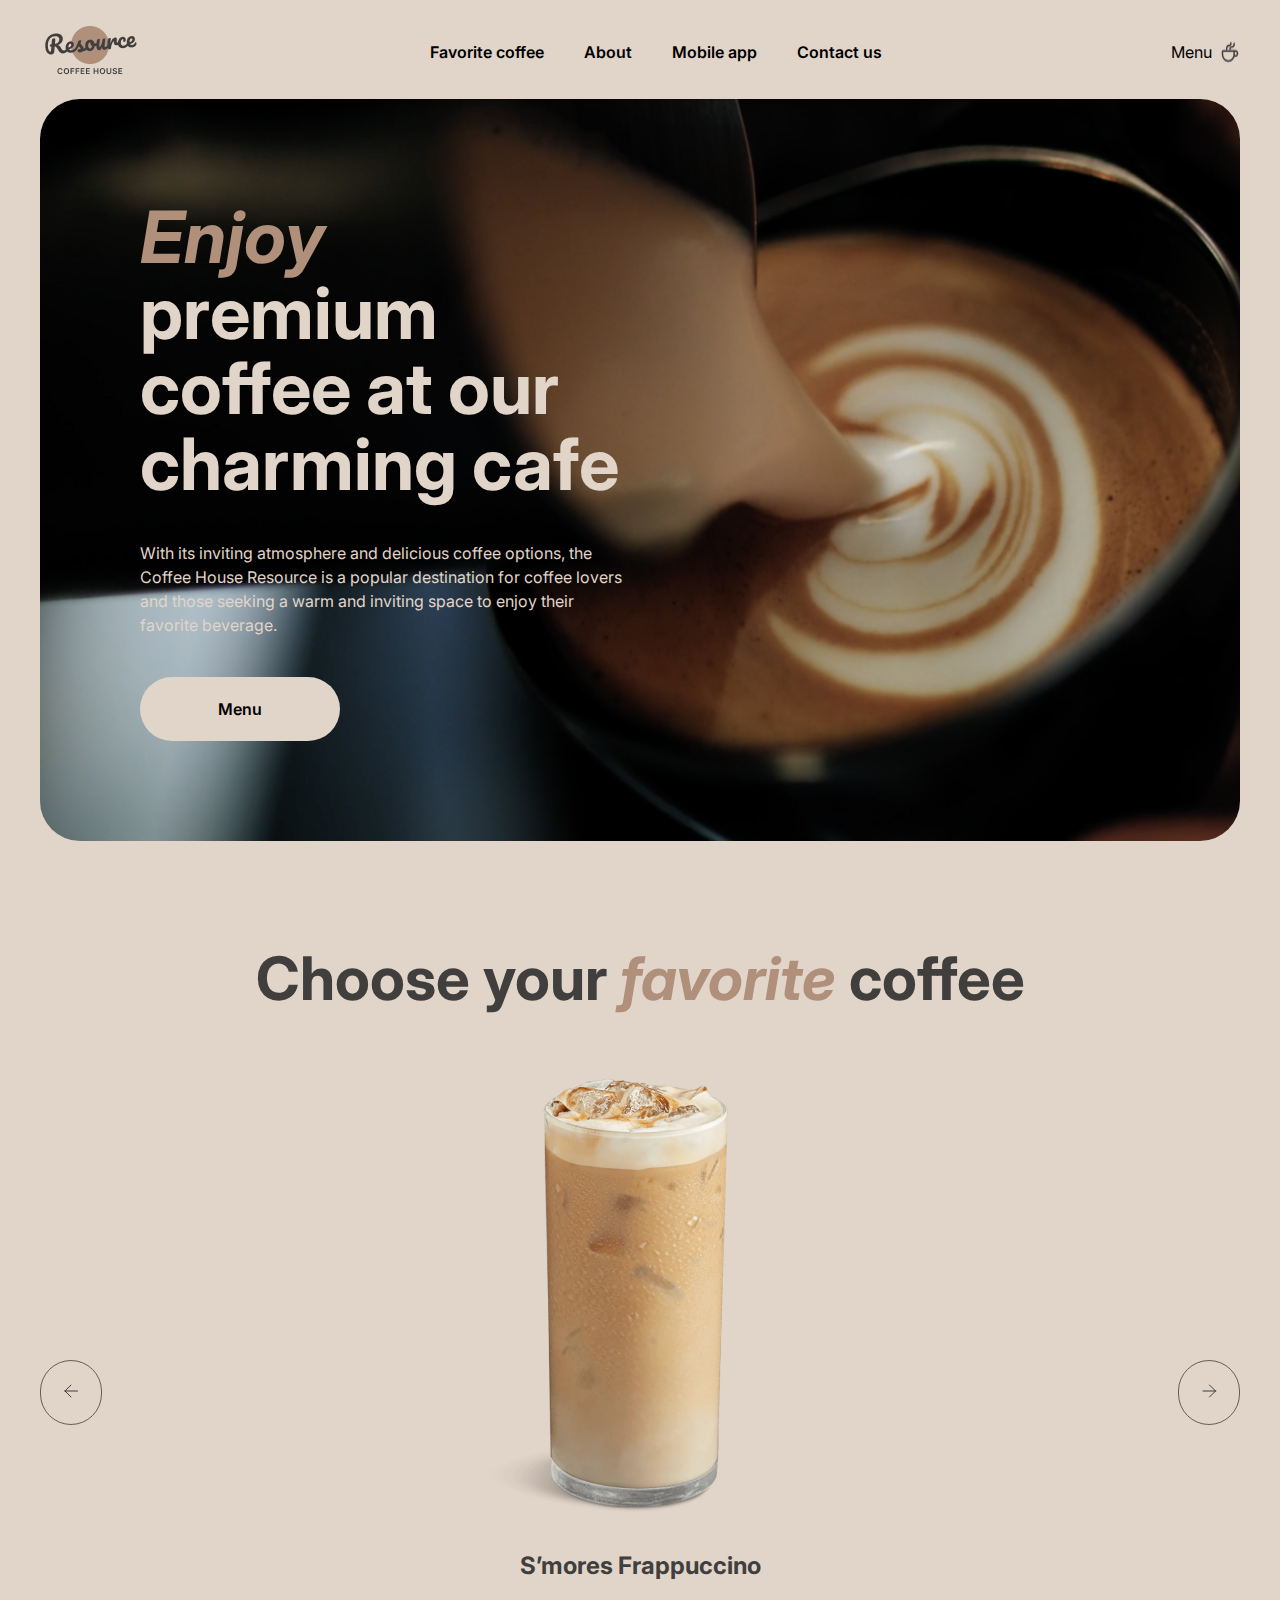
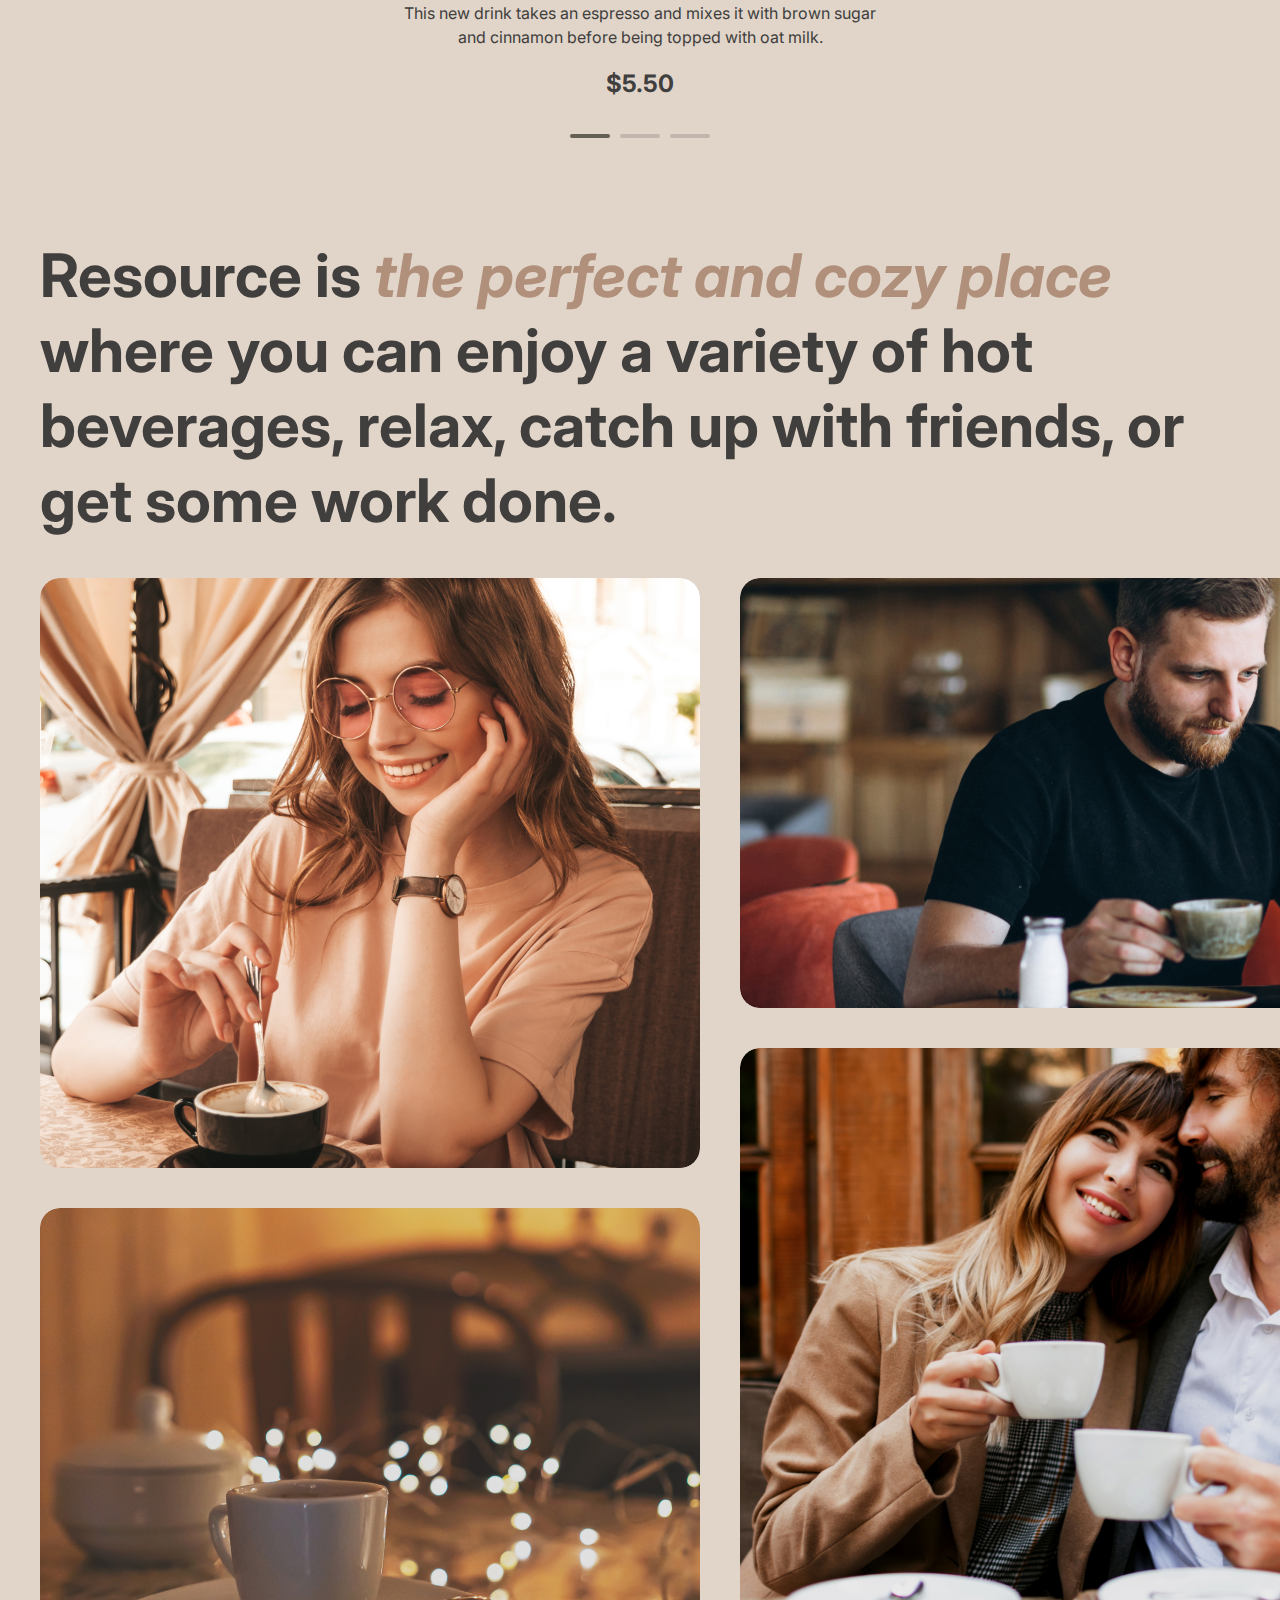
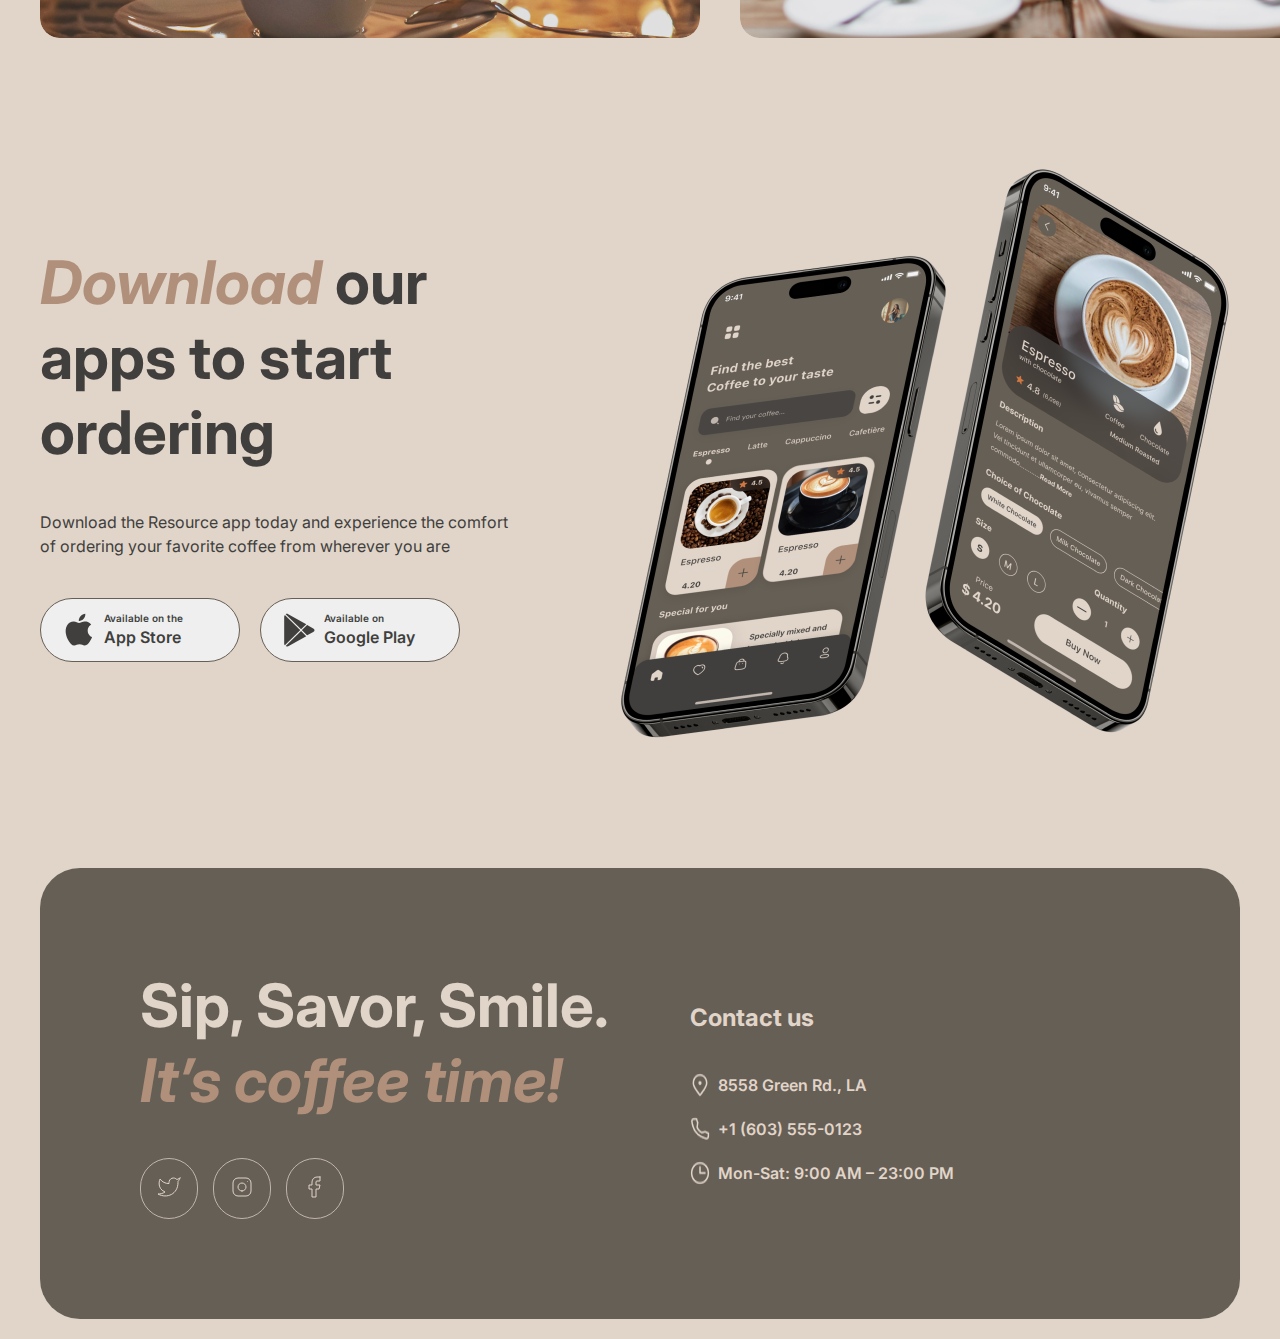
<file: coffee-house/index.html>
<!DOCTYPE html>
<html lang="en">
<head>
    <meta charset="UTF-8">
    <meta name="viewport" content="width=device-width, initial-scale=1.0">
    <link rel="stylesheet" href="style.css">
    <link rel="preconnect" href="https://fonts.googleapis.com">
    <link rel="preconnect" href="https://fonts.gstatic.com" crossorigin>
    <link href="https://fonts.googleapis.com/css2?family=Inter:wght@400;600&family=Montserrat:wght@500;700&display=swap" rel="stylesheet">
    <link type="image/x-icon" href="img/favicon.ico" rel="shortcut icon">
    <link type="Image/x-icon" href="img/favicon.ico" rel="icon">
    <title>Coffee-house</title>
</head>
<body>
    <header>
        <div class="header">
            <a href="index.html">
                <img src="img/logo.png" alt="logo">
            </a>
            <nav class="navbar">
                <ul class="nav_menu">
                    <li class="nav_item"><a href="#favorite_coffee">Favorite coffee</a></li>
                    <li class="nav_item"><a href="#about">About</a></li>
                    <li class="nav_item"><a href="#mobile_app">Mobile app</a></li>
                    <li class="nav_item"><a href="#contact">Contact us</a></li>
                </ul>
            </nav>
            <div>
                <a href="menu.html#menu" class="menu_link">
                    <p>Menu</p>
                    <img src="img/coffee-cup.png" alt="coffee-cup">
                </a>
            </div>
        </div>
    </header>

    <main>
        <section class="enjoy">
            
            <div class="enjoy_content">
                <h1> <em>Enjoy</em> premium coffee at our charming cafe</h1>
                <p>With its inviting atmosphere and delicious coffee options, the Coffee House Resource is a popular destination for coffee lovers and those seeking a warm and inviting space to enjoy their favorite beverage.</p>
                <a href="menu.html#menu" class="btn_enjoy">Menu</a>
            </div>  
            <div class="empty_content"></div>         
        </section>

        <section class="favourites_coffee" id="favorite_coffee">
            <h2>Choose your <em>favorite</em> coffee</h2>
            <div class="slider">
                <button class="btn_circle">
                    <svg xmlns="http://www.w3.org/2000/svg" width="24" height="24" viewBox="0 0 24 24" fill="none">
                        <path d="M18.5 12H6M6 12L12 6M6 12L12 18" stroke="#403F3D" stroke-linecap="round" stroke-linejoin="round"/>
                    </svg>
                </button>
                <div>
                    <div class="slide">
                        <img src="img/coffee-slider-1.png" alt="frappuccino">
                        <h3>S’mores Frappuccino</h3>
                        <p>This new drink takes an espresso and mixes it with brown sugar and cinnamon before being topped with oat milk.</p>
                        <h3>$5.50</h3>
                    </div>
                </div>
                <button class="btn_circle">
                    <svg xmlns="http://www.w3.org/2000/svg" width="24" height="24" viewBox="0 0 24 24" fill="none">
                        <path d="M6 12H18.5M18.5 12L12.5 6M18.5 12L12.5 18" stroke="#403F3D" stroke-linecap="round" stroke-linejoin="round"/>
                    </svg>
                </button>
            </div>
            <div class="dots"> <!-- полоски под слайдером -->
                <span class="dot"></span>
                <span class="dot"></span>
                <span class="dot"></span>
            </div> 
        </section>

        <section class="about" id="about">
            <h2>Resource is <em>the perfect and cozy place</em> where you can enjoy a variety of hot beverages, relax, catch up with friends, or get some work done.</h2>
            <div class="about_img">
                <div class="column_1">
                    <img class="img_item" src="img/box.png" alt="box">
                    <img class="img_item" src="img/box-1.png" alt="box-1">
                </div>
                <div class="column_2">
                    <img class="img_item" src="img/box-2.png" alt="box-2">
                    <img class="img_item" src="img/box-3.png" alt="box-3">
                </div>
                
            </div>      
        </section>

        <section>
            <div class="mobile_app" id="mobile_app">
                <div class="mobile_content">
                    <h2><em>Download</em> our apps to start ordering</h2>
                    <p>Download the Resource app today and experience the comfort of ordering your favorite coffee from wherever you are</p>
                    <form class="btn_mobile">
                        <button class="btn_app">
                            <svg xmlns="http://www.w3.org/2000/svg" width="36" height="36" viewBox="0 0 36 36" fill="none">
                                <path d="M26.7073 18.6307C26.6704 14.6324 30.065 12.6872 30.2203 12.5966C28.2977 9.86366 25.3178 9.49026 24.2707 9.46048C21.7679 9.20369 19.3403 10.9206 18.0654 10.9206C16.765 10.9206 14.8017 9.48529 12.6858 9.52747C9.96293 9.56841 7.41566 11.1055 6.0186 13.4923C3.13542 18.359 5.28572 25.5108 8.04802 29.4446C9.42981 31.3712 11.0444 33.5223 13.1578 33.4466C15.2254 33.3635 15.9978 32.1614 18.4929 32.1614C20.9651 32.1614 21.6903 33.4466 23.8457 33.3983C26.0647 33.3635 27.4618 31.463 28.7952 29.519C30.392 27.3108 31.0333 25.1362 31.0588 25.0245C31.0066 25.0071 26.7493 23.4229 26.7073 18.6307Z" fill="#403F3D"/>
                                <path d="M22.6357 6.87268C23.7477 5.51675 24.5086 3.67205 24.2974 1.80005C22.6879 1.86952 20.675 2.88554 19.5159 4.21169C18.4903 5.38029 17.5742 7.29571 17.8109 9.097C19.6189 9.2285 21.4753 8.20752 22.6357 6.87268Z" fill="#403F3D"/>
                            </svg>
                            <span class="paragraf_app">Available on the <span class="btn_text">App Store</span></span></button>
                        <button class="btn_app">
                            <svg xmlns="http://www.w3.org/2000/svg" width="36" height="36" viewBox="0 0 36 36" fill="none">
                                <path d="M3.7558 3.20297C3.39335 3.57289 3.18359 4.14884 3.18359 4.89471V31.4994C3.18359 32.2453 3.39335 32.8212 3.7558 33.1911L3.84525 33.2723L19.1359 18.37V18.0181L3.84525 3.11575L3.7558 3.20297Z" fill="#403F3D"/>
                                <path d="M26.0776 23.34L20.9863 18.37V18.0181L26.0837 13.0482L26.1979 13.1128L32.2345 16.4617C33.9573 17.4121 33.9573 18.976 32.2345 19.9324L26.1979 23.2753L26.0776 23.34Z" fill="#403F3D"/>
                                <path d="M25.2733 24.2007L20.0617 19.1195L4.68164 34.1166C5.25384 34.7031 6.18695 34.7737 7.24807 34.1873L25.2733 24.2007Z" fill="#403F3D"/>
                                <path d="M25.2733 12.1876L7.24807 2.20103C6.18695 1.62058 5.25384 1.69125 4.68164 2.27772L20.0617 17.2688L25.2733 12.1876Z" fill="#403F3D"/>
                            </svg>
                            <span class="paragraf_app">Available on <span class="btn_text">Google Play</span></span></button>
                    </form>
                </div>
                <img src="img/mobile-screens.png" alt="mobile-screens">
            </div>       
        </section>

        <footer id="contact">
            <div class="footer">
                <div class="footer_title">
                    <h2><span>Sip, Savor, Smile. </span><em>It’s coffee time!</em></h2>
                    <div>
                        <button class="btn_footer">
                            <svg xmlns="http://www.w3.org/2000/svg" width="24" height="24" viewBox="0 0 24 24" fill="none">
                            <path d="M23 3.01006C23 3.01006 20.9821 4.20217 19.86 4.54006C19.2577 3.84757 18.4573 3.35675 17.567 3.13398C16.6767 2.91122 15.7395 2.96725 14.8821 3.29451C14.0247 3.62177 13.2884 4.20446 12.773 4.96377C12.2575 5.72309 11.9877 6.62239 12 7.54006V8.54006C10.2426 8.58562 8.50127 8.19587 6.93101 7.4055C5.36074 6.61513 4.01032 5.44869 3 4.01006C3 4.01006 -1 13.0101 8 17.0101C5.94053 18.408 3.48716 19.109 1 19.0101C10 24.0101 21 19.0101 21 7.51006C20.9991 7.23151 20.9723 6.95365 20.92 6.68006C21.9406 5.67355 23 3.01006 23 3.01006Z" stroke="#E1D4C9" stroke-linecap="round" stroke-linejoin="round"/>
                            </svg>
                        </button>
                        <button class="btn_footer">
                            <svg xmlns="http://www.w3.org/2000/svg" width="24" height="24" viewBox="0 0 24 24" fill="none">
                                <path d="M12 16C14.2091 16 16 14.2091 16 12C16 9.79086 14.2091 8 12 8C9.79086 8 8 9.79086 8 12C8 14.2091 9.79086 16 12 16Z" stroke="#E1D4C9" stroke-linecap="round" stroke-linejoin="round"/>
                                <path d="M3 16V8C3 5.23858 5.23858 3 8 3H16C18.7614 3 21 5.23858 21 8V16C21 18.7614 18.7614 21 16 21H8C5.23858 21 3 18.7614 3 16Z" stroke="#E1D4C9"/>
                                <path d="M17.5 6.51L17.51 6.49889" stroke="#E1D4C9" stroke-linecap="round" stroke-linejoin="round"/>
                            </svg>
                        </button>
                        <button class="btn_footer">
                            <svg xmlns="http://www.w3.org/2000/svg" width="24" height="24" viewBox="0 0 24 24" fill="none">
                                <path d="M17 2H14C12.6739 2 11.4021 2.52678 10.4645 3.46447C9.52678 4.40215 9 5.67392 9 7V10H6V14H9V22H13V14H16L17 10H13V7C13 6.73478 13.1054 6.48043 13.2929 6.29289C13.4804 6.10536 13.7348 6 14 6H17V2Z" stroke="#E1D4C9" stroke-linecap="round" stroke-linejoin="round"/>
                            </svg>
                        </button>
                    </div>
                </div>
                <div class="contact">
                    <h3>Contact us</h3>
                    <ul class="list_contact">
                        <li class="item_contact"><a href="https://www.google.com/maps/place/los+angeles/data=!4m2!3m1!1s0x80c2c75ddc27da13:0xe22fdf6f254608f4?sa=X&ved=2ahUKEwjpk5v5leSCAxWUSPEDHRMqD4IQ8gF6BAgSEAA" target="_blank"><img src="img/pin-alt.png" alt="locatiom">8558 Green Rd., LA</a></li>
                        <li class="item_contact"><a href="tel:" target="_blank"><img src="img/phone.png" alt="phone">+1 (603) 555-0123</a></li>
                        <li class="item_contact"><a href="" class="target"><img src="img/clock.png" alt="clock">Mon-Sat: 9:00 AM – 23:00 PM</a></li>
                    </ul>
                </div>
            </div>
        </footer>
    </main>
</body>
</html>
</file>
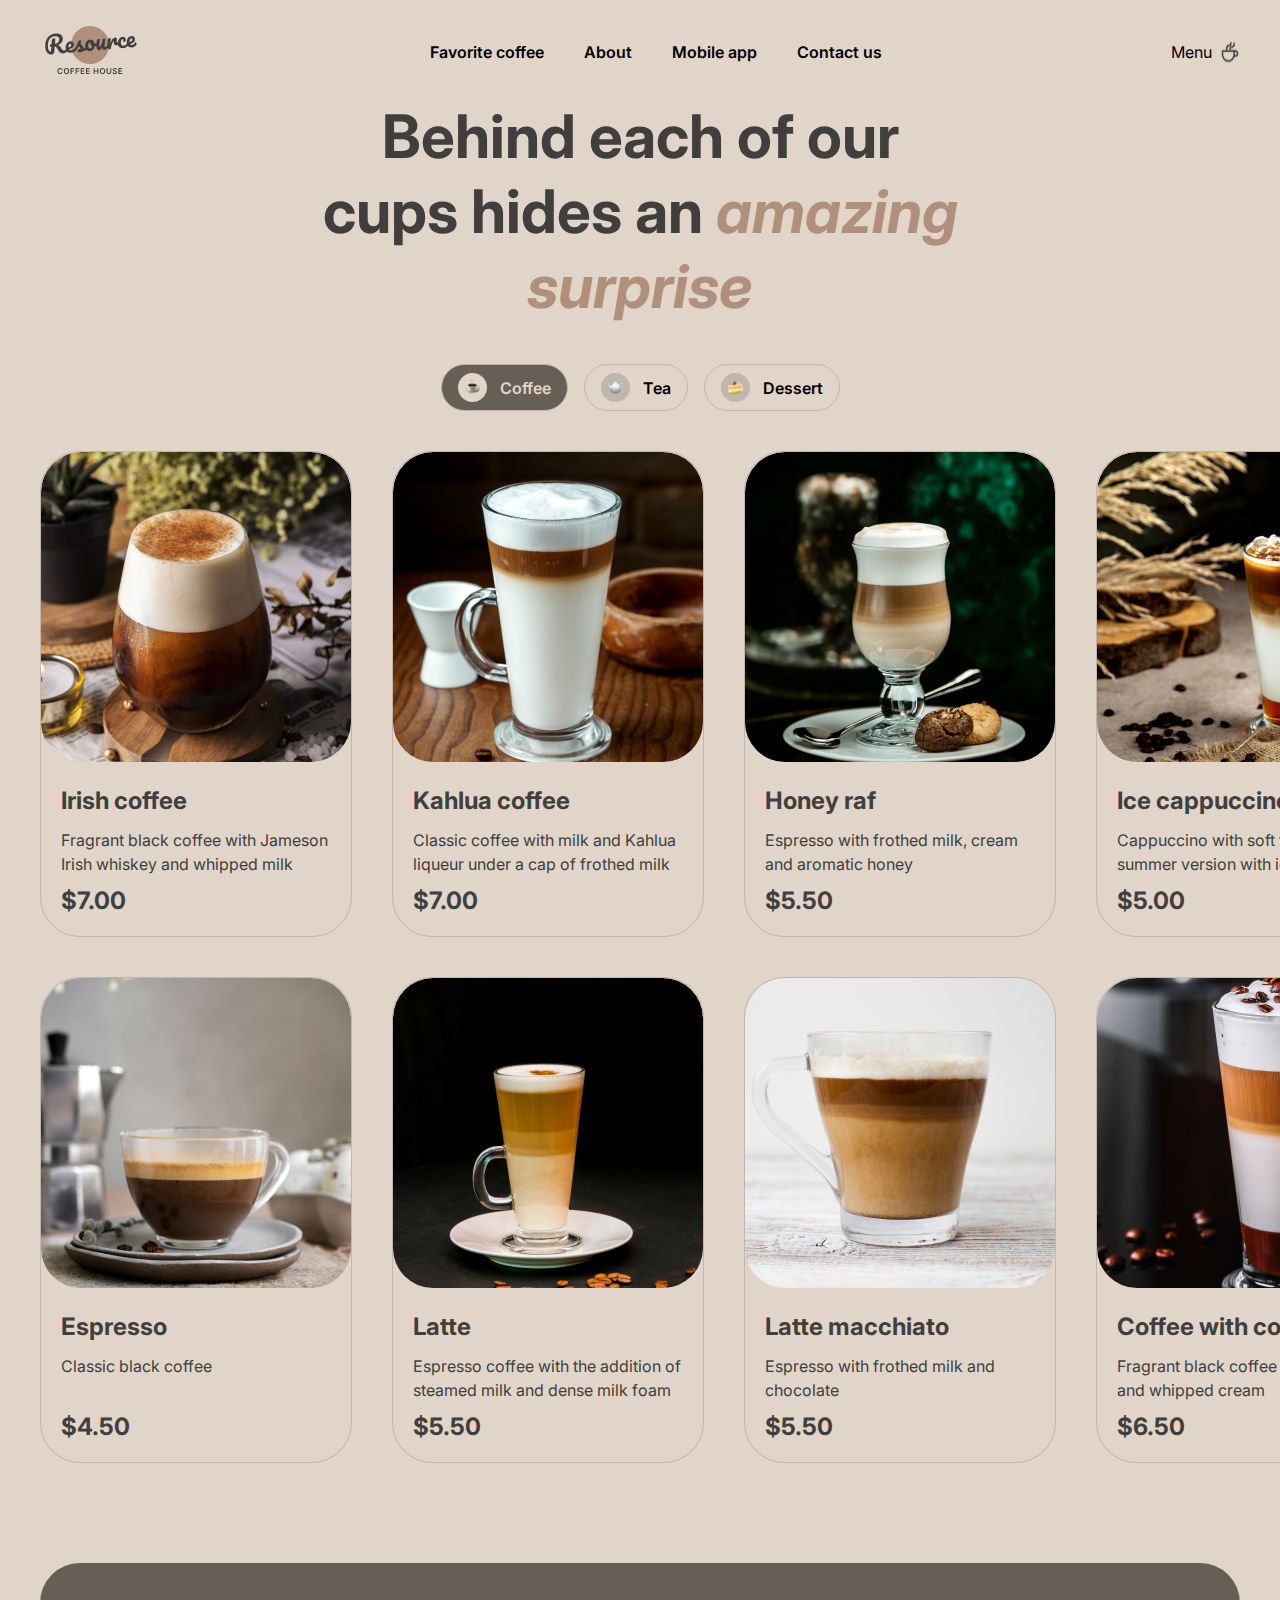
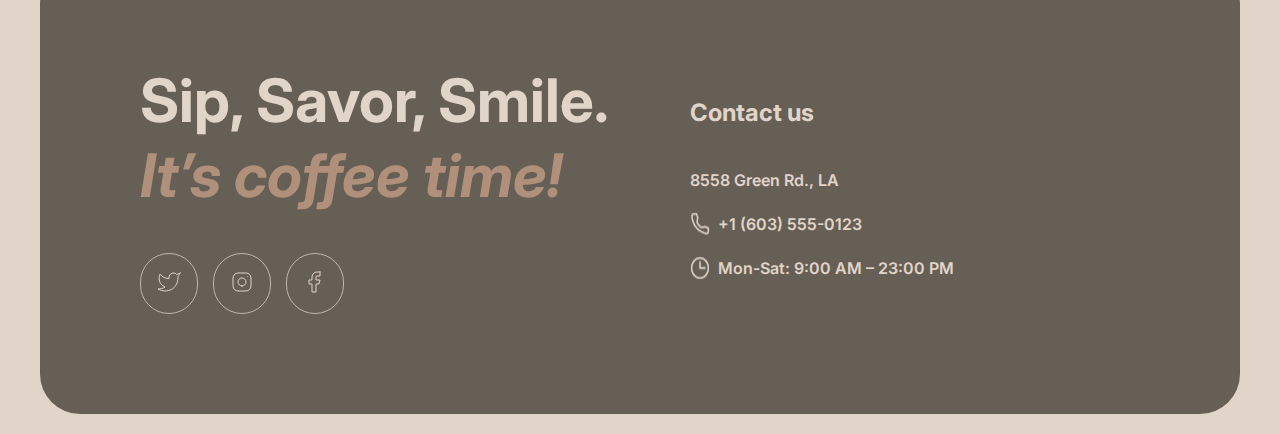
<file: coffee-house/menu.html>
<!DOCTYPE html>
<html lang="en">
<head>
    <meta charset="UTF-8">
    <meta name="viewport" content="width=device-width, initial-scale=1.0">
    <link rel="stylesheet" href="style.css">
    <link rel="stylesheet" href="menu.css">
    <link rel="preconnect" href="https://fonts.googleapis.com">
    <link rel="preconnect" href="https://fonts.gstatic.com" crossorigin>
    <link href="https://fonts.googleapis.com/css2?family=Inter:wght@400;600&family=Montserrat:wght@500;700&display=swap" rel="stylesheet">
    <link type="image/x-icon" href="img/favicon.ico" rel="shortcut icon">
    <link type="Image/x-icon" href="img/favicon.ico" rel="icon">
    <title>Menu</title>
</head>
<body>
    <header>
        <div class="header">
            <a href="index.html">
                <img src="img/logo.png" alt="logo">
            </a>
            <nav class="navbar">
                <ul class="nav_menu">
                    <li class="nav_item"><a href="index.html#favorite_coffee">Favorite coffee</a></li>
                    <li class="nav_item"><a href="index.html#about">About</a></li>
                    <li class="nav_item"><a href="index.html#mobile_app">Mobile app</a></li>
                    <li class="nav_item"><a href="index.html#contact">Contact us</a></li>
                </ul>
            </nav>
            <div>
                <a href="" class="menu_link">
                    <p>Menu</p>
                    <img src="img/coffee-cup.png" alt="coffee-cup">
                </a>
            </div>
        </div>
    </header>

    <main>
        <section id="menu">
            <div class="offer_title">
                <h2>Behind each of our cups hides an <em>amazing surprise</em></h2>
                <div class="buttons_offer">
                        <button class="btn_offer"><img class="img_1" src="img/menu-img/coffee.png" alt="coffee">Coffee</button>
                        <button class="btn_offer"><img src="img/menu-img/tea.png" alt="tea">Tea</button>
                        <button class="btn_offer"><img src="img/menu-img/dessert.png" alt="cake">Dessert</button>
                </div>
            </div>

            <div class="list_coffee">

                <div class="item_coffee">
                    <div class="coffee_img">
                        <img src="img/menu-img/coffee-1.png" alt="Irish coffee">
                    </div>
                    
                    <div class="text_coffee">
                        <div class="title_coffee">
                            <h3>Irish coffee</h3>
                            <p>Fragrant black coffee with Jameson Irish whiskey and whipped milk</p>    
                        </div>
                        
                        <div class="prise_coffee">
                            <h3>$7.00</h3>
                        </div>
                    </div>
                </div>

                <div class="item_coffee">
                    <div class="coffee_img">
                        <img src="img/menu-img/coffee-2.png" alt="Kahlua coffee">
                    </div>
                    <div class="text_coffee">
                        <div class="title_coffee">
                            <h3>Kahlua coffee</h3>
                            <p>Classic coffee with milk and Kahlua liqueur under a cap of frothed milk</p>
                        </div>

                        <div class="prise_coffee">
                            <h3>$7.00</h3>
                        </div>
                    </div>
                </div>

                <div class="item_coffee">
                    <div class="coffee_img">
                        <img src="img/menu-img/coffee-3.png" alt="Honey raf">
                    </div>
                    <div class="text_coffee">
                        <div class="title_coffee">
                            <h3>Honey raf</h3>
                            <p>Espresso with frothed milk, cream and aromatic honey</p>
                        </div>
                        
                        <div class="prise_coffee">
                            <h3>$5.50</h3>
                        </div>
                    </div>
                </div>

                <div class="item_coffee">
                    <div class="coffee_img">
                        <img src="img/menu-img/coffee-4.png" alt="Ice cappuccino">
                    </div>
                    <div class="text_coffee">
                        <div class="title_coffee">
                            <h3>Ice cappuccino</h3>
                            <p>Cappuccino with soft thick foam in summer version with ice</p>
                        </div>

                        <div class="prise_coffee">
                            <h3>$5.00</h3>
                        </div>
                    </div>
                </div>

                <div class="item_coffee">
                    <div class="coffee_img">
                        <img src="img/menu-img/coffee-5.png" alt="Espresso">
                    </div>
                    <div class="text_coffee">
                        <div class="title_coffee">
                            <h3>Espresso</h3>
                            <p>Classic black coffee</p>
                        </div>

                        <div class="prise_coffee">
                            <h3>$4.50</h3>
                        </div>
                    </div>
                </div>

                <div class="item_coffee">
                    <div class="coffee_img">
                        <img src="img/menu-img/coffee-6.png" alt="Latte">
                    </div>
                    <div class="text_coffee">
                        <div class="title_coffee">
                            <h3>Latte</h3>
                            <p>Espresso coffee with the addition of steamed milk and dense milk foam</p>
                        </div>
                        
                        <div class="prise_coffee">
                            <h3>$5.50</h3>
                        </div>
                    </div>
                </div>

                <div class="item_coffee">
                    <div class="coffee_img">
                        <img src="img/menu-img/coffee-7.png" alt="Latte macchiato">
                    </div>
                    <div class="text_coffee">
                        <div class="title_coffee">
                            <h3>Latte macchiato</h3>
                            <p>Espresso with frothed milk and chocolate</p>
                        </div>

                        <div class="prise_coffee">
                            <h3>$5.50</h3>
                        </div>
                    </div>
                </div>

                <div class="item_coffee">
                    <div class="coffee_img">
                        <img src="img/menu-img/coffee-8.png" alt="Coffee with cognac">
                    </div>
                    <div class="text_coffee">
                        <div class="title_coffee">
                            <h3>Coffee with cognac</h3>
                            <p>Fragrant black coffee with cognac and whipped cream</p>
                        </div>

                        <div class="prise_coffee">
                            <h3>$6.50</h3>
                        </div>
                    </div>
                </div>
            </div>
        </section>
    </main>

    <footer>
        <div class="footer">
            <div class="footer_title">
                <h2><span>Sip, Savor, Smile. </span><em>It’s coffee time!</em></h2>
                <form action="">
                    <button class="btn_footer">
                        <svg xmlns="http://www.w3.org/2000/svg" width="24" height="24" viewBox="0 0 24 24" fill="none">
                        <path d="M23 3.01006C23 3.01006 20.9821 4.20217 19.86 4.54006C19.2577 3.84757 18.4573 3.35675 17.567 3.13398C16.6767 2.91122 15.7395 2.96725 14.8821 3.29451C14.0247 3.62177 13.2884 4.20446 12.773 4.96377C12.2575 5.72309 11.9877 6.62239 12 7.54006V8.54006C10.2426 8.58562 8.50127 8.19587 6.93101 7.4055C5.36074 6.61513 4.01032 5.44869 3 4.01006C3 4.01006 -1 13.0101 8 17.0101C5.94053 18.408 3.48716 19.109 1 19.0101C10 24.0101 21 19.0101 21 7.51006C20.9991 7.23151 20.9723 6.95365 20.92 6.68006C21.9406 5.67355 23 3.01006 23 3.01006Z" stroke="#E1D4C9" stroke-linecap="round" stroke-linejoin="round"/>
                        </svg>
                    </button>
                    <button class="btn_footer">
                        <svg xmlns="http://www.w3.org/2000/svg" width="24" height="24" viewBox="0 0 24 24" fill="none">
                            <path d="M12 16C14.2091 16 16 14.2091 16 12C16 9.79086 14.2091 8 12 8C9.79086 8 8 9.79086 8 12C8 14.2091 9.79086 16 12 16Z" stroke="#E1D4C9" stroke-linecap="round" stroke-linejoin="round"/>
                            <path d="M3 16V8C3 5.23858 5.23858 3 8 3H16C18.7614 3 21 5.23858 21 8V16C21 18.7614 18.7614 21 16 21H8C5.23858 21 3 18.7614 3 16Z" stroke="#E1D4C9"/>
                            <path d="M17.5 6.51L17.51 6.49889" stroke="#E1D4C9" stroke-linecap="round" stroke-linejoin="round"/>
                        </svg>
                    </button>
                    <button class="btn_footer">
                        <svg xmlns="http://www.w3.org/2000/svg" width="24" height="24" viewBox="0 0 24 24" fill="none">
                            <path d="M17 2H14C12.6739 2 11.4021 2.52678 10.4645 3.46447C9.52678 4.40215 9 5.67392 9 7V10H6V14H9V22H13V14H16L17 10H13V7C13 6.73478 13.1054 6.48043 13.2929 6.29289C13.4804 6.10536 13.7348 6 14 6H17V2Z" stroke="#E1D4C9" stroke-linecap="round" stroke-linejoin="round"/>
                        </svg>
                    </button>
                </form>
            </div>
            <div class="contact">
                <h3>Contact us</h3>
                <ul class="list_contact">
                    <li class="item_contact"><a href="https://www.google.com/maps/place/los+angeles/data=!4m2!3m1!1s0x80c2c75ddc27da13:0xe22fdf6f254608f4?sa=X&ved=2ahUKEwjpk5v5leSCAxWUSPEDHRMqD4IQ8gF6BAgSEAA" target="_blank"<img src="img/pin-alt.png" alt="locatiom">8558 Green Rd., LA</a></li>
                    <li class="item_contact"><a href="tel:" target="_blank"><img src="img/phone.png" alt="phone">+1 (603) 555-0123</a></li>
                    <li class="item_contact"><a href="" class="target"><img src="img/clock.png" alt="clock">Mon-Sat: 9:00 AM – 23:00 PM</a></li>
                </ul>
            </div>
        </div>
    </footer>

</body>
</html>
</file>
<file: coffee-house/style.css>
html {
    scroll-behavior: smooth;
}

* {
    margin: 0;
    padding: 0;
    box-sizing: border-box;
}

body {
    background: var(--background-body, #E1D4C9);
    font-family: Inter, sans-serif;
    font-style: normal;
    font-weight: 600;
    max-width: 1440px;
    margin: auto;
    padding: 20px 40px;
    color: var(--text-dark, #403F3D);
    
}

h1 {
    font-size: 72px;
    line-height: 75.6px;
    color: var(--text-light, #E1D4C9);
}

.enjoy p {
    color: var(--text-light, #E1D4C9);
}

h2 {
    font-size: 60px;
    line-height: 75px;
}

h3 {
    font-size: 24px;
    line-height: 30px;
}

p {
    font-size: 16px;
    font-weight: 400;
    line-height: 24px;
}

em {
    color: var(--text-accent, #B0907A);
}

a {
    color: black;
    text-decoration: none;
}
a:hover {
    color: black;
    transition: 0.5s;
}

button:hover {
    background-color: #665F55;
}

li {
    list-style-type: none;
}

.header {
    display: flex;
    justify-content: space-between;
    align-items: center;
    padding-bottom: 15px;
}

.nav_menu {
    display: flex;
    flex-direction: row;
    gap: 40px;
}

.menu_link {
    display: flex;
    gap: 8px;
    font-size: 16px;
    line-height: 24px;
}

.menu_link:hover {
    border-bottom: 1px solid #403F3D;
    transition: 0.5s;
}

.nav_item:hover {
    transform: scale(1.2);
    transition: 0.5s;
}

.enjoy {
    background: url(img/back-img), lightgray 50% / cover no-repeat;
    border-radius: 40px;
    display: grid;
    gap: 30px;
    grid-template-columns: 1fr 1fr;
    padding: 100px;
    margin-bottom: 100px;
}

.enjoy_content {
    display: grid;
    gap: 40px;
    justify-items: start;
}

.btn_enjoy {
    background: var(--background-body, #E1D4C9);
    padding: 20px 78px;
    border-radius: 100px;
    font-family: Inter;
    font-size: 16px;
    font-style: normal;
    font-weight: 600;
    line-height: 24px;
}

.btn_enjoy:hover {
    background-color: #B0907A;
}

.favourites_coffee h2 {
    text-align: center;
    padding-bottom: 35px
}

.favourites_coffee p {
    max-width: 480px;
}

.slider {
    display: flex;
    align-items: center;
    justify-content: space-between;
    
}

.btn_circle {
    border-radius: 100px;
    border: 1px solid var(--border-dark, #665F55);
    padding: 18px;
    background: var(--background-body, #E1D4C9);
}

.slide {
    display: flex;
    flex-direction: column;
    align-items: center;
    gap: 20px;
    text-align: center;
    padding-bottom: 35px;
}

.dots {
    display: flex;
    justify-content: center;
    gap: 10px;
}

.dot {
    width: 40px;
    height: 4px;
    border-radius: 100px;
    background: var(--border-light, #C1B6AD);
}

.dot:first-child {
    background: var(--border-dark, #665F55);
}

.about {
    margin: 100px 0;
}

.about h2 {
    padding-bottom: 40px;
}

.about_img {
    display: grid;
    grid-template-columns: repeat(2, 1fr);
    gap: 40px;
}

.column_1,
.column_2 {
    display: grid;
    gap: 40px;
}

.img_item {
    border-radius: 20px;
}

.img_item:hover {
    transform: scale(0.9);
    transition: 0.5s;
}

.mobile_app {
    display: flex;
    align-items: center;
    gap: 100px;
    margin-bottom: 100px;
}

.mobile_content {
    display: flex;
    flex-direction: column;
    gap: 40px;
}

.btn_mobile {
    display: flex;
    gap: 20px;
}

.btn_app {
    width: 200px;
    display: flex;
    padding: 12px 20px;
    align-items: center;
    gap: 7px;
    border-radius: 100px;
    border: 1px solid var(--border-dark, #665F55);
}

.paragraf_app {
    display: flex;
    flex-direction: column;
    align-items: flex-start;
    color: var(--text-dark, #403F3D);
    font-family: Inter;
    font-size: 10px;
    font-style: normal;
    font-weight: 600;
    line-height: 14px;
}

.btn_text {
    font-size: 16px;
    line-height: 24px;
}

.footer {
    display: flex;
    border-radius: 40px;
    background: var(--background-container, #665F55);
    padding: 100px;
    align-items: center;
    gap: 50px;
}

.footer_title {
    width: 50%;
}

.footer h2 {
    color: var(--text-light, #B0907A);
    padding-bottom: 40px;
}

.footer h2 span {
    color: var(--text-accent, #E1D4C9);
}

.btn_footer {
    border-radius: 100px;
    border: 1px solid var(--border-light, #C1B6AD);
    background-color: var(--text-light, #665F55);
    padding: 16px;
    margin-right: 11px;
}

.contact {
    display: flex;
    flex-direction: column;
    color: var(--text-light, #E1D4C9);
    gap: 40px;
}

.list_contact{
    display: flex;
    flex-direction: column;
    gap: 20px;
}

.item_contact a{
    display: flex;
    color: var(--text-light, #E1D4C9);
    gap: 8px;
    line-height: 24px;
}

.item_contact:hover {
    border-bottom: 1px solid #E1D4C9;
}
</file>
<file: coffee-house/menu.css>
.offer_title {
    display: flex;
    flex-wrap: wrap;
    justify-content: center;
    gap: 40px;
    text-align: center;
    padding-bottom: 40px;
}

.offer_title h2 {
    padding: 0 280px;
}

.buttons_offer {
    display: flex;
    flex-wrap: wrap;
    gap: 16px;
}

.btn_offer {
    display: flex;
    padding: 8px 16px;
    justify-content: center;
    align-items: center;
    gap: 13px;
    border-radius: 100px;
    border: 1px solid var(--border-light, #C1B6AD);
    background: var(--background-container, #E1D4C9);
    font-family: Inter;
    font-size: 16px;
    font-style: normal;
    font-weight: 600;
    line-height: 24px;
}

.btn_offer img {
    border-radius: 100px;
    background: var(--background-container, #C1B6AD);
    padding: 6px;
}

.btn_offer:first-child {
    background: var(--background-container, #665F55);
    color: var(--text-light, #E1D4C9);
}

.btn_offer:first-child img {
    background: var(--background-body, #E1D4C9);
}

.list_coffee {
    display: grid;
    grid-template-columns: repeat(4, 1fr);
    grid-template-rows: repeat(2, 1fr);
    gap: 40px;
    padding-bottom: 100px;
    
}

.item_coffee {
    display: flex;
    flex-direction: column;
    border-radius: 40px;
    border: 1px solid var(--border-light, #C1B6AD);
}

.coffee_img {
    overflow: hidden;
    border-radius: 40px;
}

.coffee_img img:hover {
    width: 100%;
    height: auto;
    transform: scale(1.1);
    transition: 1s;
    cursor: pointer;
}

/* .item_coffee:hover {
    cursor: pointer;
    transition: 0.5s;
    transform: scale(1.1);
} */

.coffee_img img {
    border-radius: 40px;
}

.text_coffee {
    display: flex;
    flex-direction: column;
    padding: 20px;
    justify-content: space-between;
    flex-grow: 1;
}

.title_coffee {
    display: flex;
    flex-direction: column;
    gap: 12px;
    padding-bottom: 10px;
}

.title_coffee h3:hover {
    border-bottom: 1px solid #665F55;
    transition: 0.2s;
    cursor: pointer;
}






/*
.text_coffee p {
    max-width: 270px;
}

.text_coffee h3:first-child {
    margin-bottom: 12px;
}

.prise_coffee {
    display: flex;
    flex-direction: column;
}
*/
</file>
